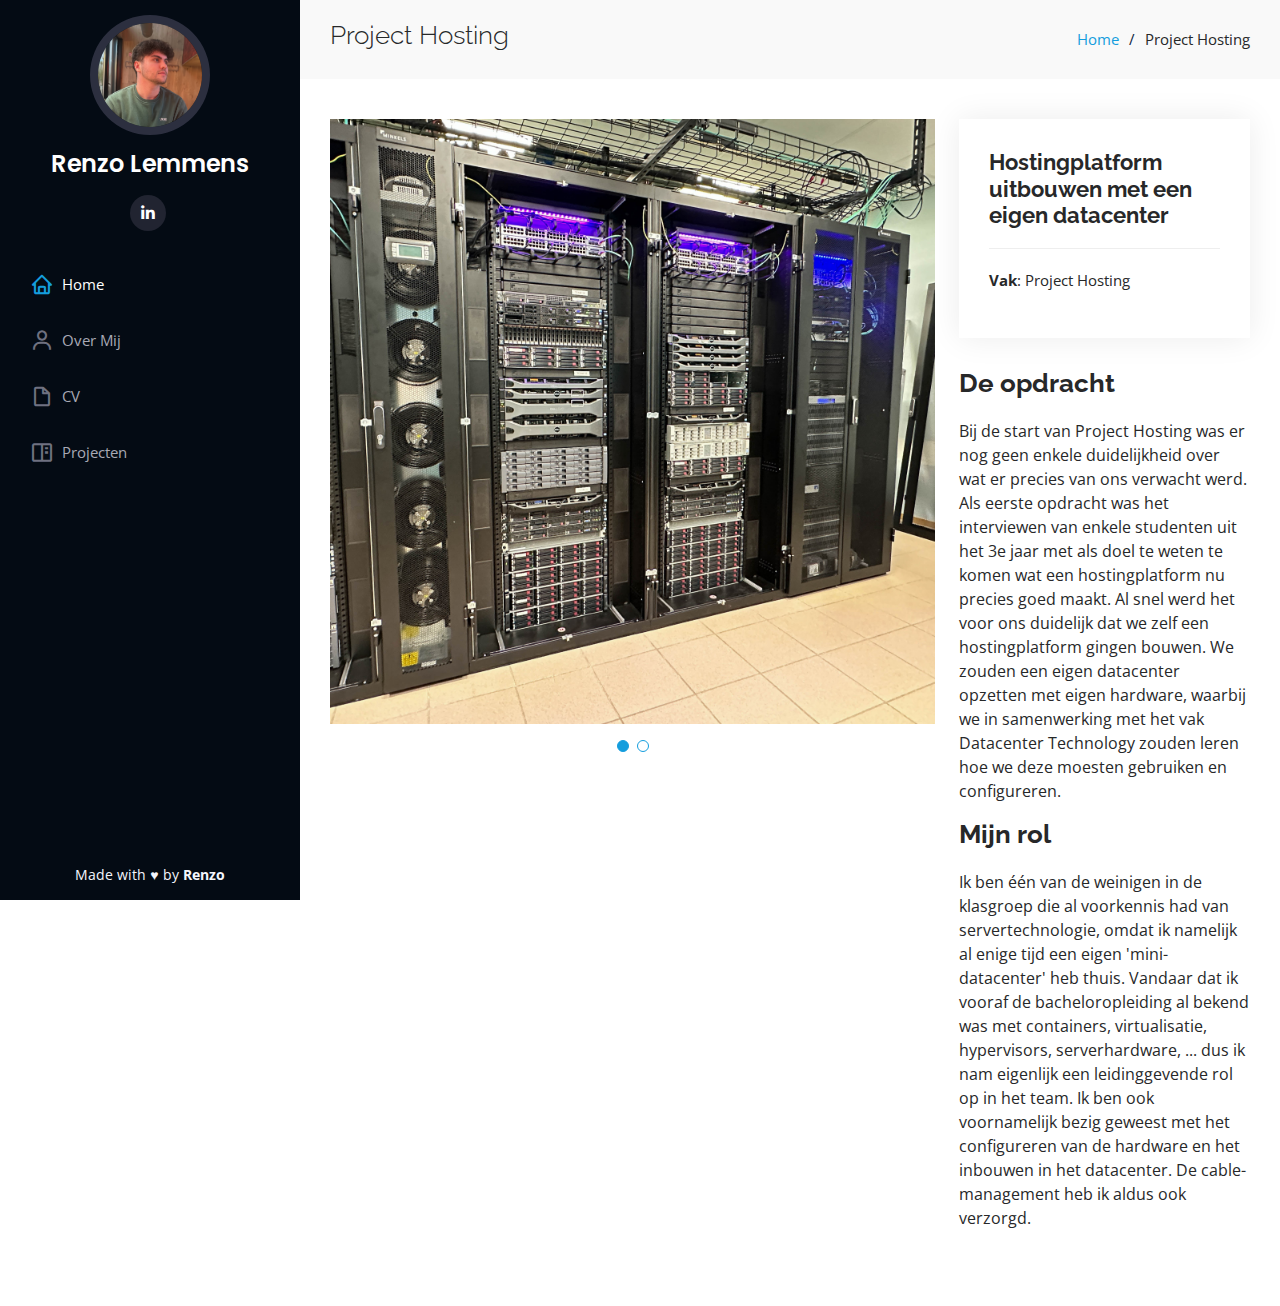
<file: project-hosting.html>
<!DOCTYPE html>
<html lang="en">

<head>
  <meta charset="utf-8">
  <meta content="width=device-width, initial-scale=1.0" name="viewport">

  <title>Project Hosting - Portfolio</title>
  <meta content="" name="description">
  <meta content="" name="keywords">

  <!-- Favicons -->
  <link href="assets/img/favicon.png" rel="icon">
  <link href="assets/img/apple-touch-icon.png" rel="apple-touch-icon">

  <!-- Google Fonts -->
  <link href="https://fonts.googleapis.com/css?family=Open+Sans:300,300i,400,400i,600,600i,700,700i|Raleway:300,300i,400,400i,500,500i,600,600i,700,700i|Poppins:300,300i,400,400i,500,500i,600,600i,700,700i" rel="stylesheet">

  <!-- Vendor CSS Files -->
  <link href="assets/vendor/aos/aos.css" rel="stylesheet">
  <link href="assets/vendor/bootstrap/css/bootstrap.min.css" rel="stylesheet">
  <link href="assets/vendor/bootstrap-icons/bootstrap-icons.css" rel="stylesheet">
  <link href="assets/vendor/boxicons/css/boxicons.min.css" rel="stylesheet">
  <link href="assets/vendor/glightbox/css/glightbox.min.css" rel="stylesheet">
  <link href="assets/vendor/swiper/swiper-bundle.min.css" rel="stylesheet">

  <!-- Template Main CSS File -->
  <link href="assets/css/style.css" rel="stylesheet">

  <!-- =======================================================
  * Template Name: iPortfolio
  * Updated: Jan 29 2024 with Bootstrap v5.3.2
  * Template URL: https://bootstrapmade.com/iportfolio-bootstrap-portfolio-websites-template/
  * Author: BootstrapMade.com
  * License: https://bootstrapmade.com/license/
  ======================================================== -->
</head>

<body>

  <!-- ======= Mobile nav toggle button ======= -->
  <i class="bi bi-list mobile-nav-toggle d-xl-none"></i>

  <!-- ======= Header ======= -->
  <header id="header">
    <div class="d-flex flex-column">

      <div class="profile">
        <img src="assets/img/profile-img.jpg" alt="" class="img-fluid rounded-circle">
        <h1 class="text-light"><a href="index.html">Renzo Lemmens</a></h1>
        <div class="social-links mt-3 text-center">
          <!-- <a href="#" class="twitter"><i class="bx bxl-twitter"></i></a> -->
          <!-- <a href="#" class="facebook"><i class="bx bxl-facebook"></i></a> -->
          <!-- <a href="#" class="instagram"><i class="bx bxl-instagram"></i></a> -->
          <!-- <a href="#" class="google-plus"><i class="bx bxl-skype"></i></a> -->
          <a href="https://www.linkedin.com/in/renzolemmens/" class="linkedin"><i class="bx bxl-linkedin"></i></a>
        </div>
      </div>

      <nav id="navbar" class="nav-menu navbar">
        <ul>
          <li><a href="/#hero" class="nav-link scrollto active"><i class="bx bx-home"></i> <span>Home</span></a></li>
          <li><a href="/#about" class="nav-link scrollto"><i class="bx bx-user"></i> <span>Over Mij</span></a></li>
          <li><a href="/#resume" class="nav-link scrollto"><i class="bx bx-file-blank"></i> <span>CV</span></a></li>
          <li><a href="/#portfolio" class="nav-link scrollto"><i class="bx bx-book-content"></i> <span>Projecten</span></a></li>
          <!-- <li><a href="#services" class="nav-link scrollto"><i class="bx bx-server"></i> <span>Services</span></a></li>
          <li><a href="#contact" class="nav-link scrollto"><i class="bx bx-envelope"></i> <span>Contact</span></a></li> -->
        </ul>
      </nav><!-- .nav-menu -->
    </div>
  </header><!-- End Header -->

  <main id="main">

    <!-- ======= Breadcrumbs ======= -->
    <section id="breadcrumbs" class="breadcrumbs">
      <div class="container">

        <div class="d-flex justify-content-between align-items-center">
          <h2>Project Hosting</h2>
          <ol>
            <li><a href="/">Home</a></li>
            <li>Project Hosting</li>
          </ol>
        </div>

      </div>
    </section><!-- End Breadcrumbs -->

    <!-- ======= Portfolio Details Section ======= -->
    <section id="portfolio-details" class="portfolio-details">
      <div class="container">

        <div class="row gy-4">

          <div class="col-lg-8">
            <div class="portfolio-details-slider swiper">
              <div class="swiper-wrapper align-items-center">

                <div class="swiper-slide">
                  <img src="assets/img/portfolio/PH/ph-details-1.jpg" alt="">
                </div>

                <div class="swiper-slide">
                  <img src="assets/img/portfolio/PH/ph-details-2.jpg" alt="">
                </div>

                <!-- <div class="swiper-slide">
                  <img src="assets/img/portfolio/PH/ph-details-3.jpg" alt="">
                </div> -->

              </div>
              <div class="swiper-pagination"></div>
            </div>
          </div>

          <div class="col-lg-4">
            <div class="portfolio-info">
              <h3>Hostingplatform uitbouwen met een eigen datacenter</h3>
              <ul>
                <li><strong>Vak</strong>: Project Hosting</li>
              </ul>
            </div>
            <div class="portfolio-description">
              <h2>De opdracht</h2>
              <p>
                Bij de start van Project Hosting was er nog geen enkele duidelijkheid over wat er precies van ons verwacht werd. 
                Als eerste opdracht was het interviewen van enkele studenten uit het 3e jaar met als doel te weten te komen wat een hostingplatform nu precies goed maakt. 
                Al snel werd het voor ons duidelijk dat we zelf een hostingplatform gingen bouwen. 
                We zouden een eigen datacenter opzetten met eigen hardware, waarbij we in samenwerking met het vak Datacenter Technology zouden leren hoe we deze moesten gebruiken en configureren.
              </p>
              <h2>Mijn rol</h2>
              <p>
                Ik ben één van de weinigen in de klasgroep die al voorkennis had van servertechnologie, omdat ik namelijk al enige tijd een eigen 'mini-datacenter' heb thuis. 
                Vandaar dat ik vooraf de bacheloropleiding al bekend was met containers, virtualisatie, hypervisors, serverhardware, ... dus ik nam eigenlijk een leidinggevende rol op in het team.
                Ik ben ook voornamelijk bezig geweest met het configureren van de hardware en het inbouwen in het datacenter. De cable-management heb ik aldus ook verzorgd.
            </div>
          </div>

        </div>

      </div>
    </section><!-- End Portfolio Details Section -->

  </main><!-- End #main -->

  <!-- ======= Footer ======= -->
  <footer id="footer">
    <div class="container">
      <div class="copyright">
        Made with &hearts; by <strong><span>Renzo</span></strong>
      </div>
      <!-- <div class="credits">
        Designed by <a href="https://bootstrapmade.com/">BootstrapMade</a>
      </div> -->
    </div>
  </footer><!-- End  Footer -->

  <a href="#" class="back-to-top d-flex align-items-center justify-content-center"><i class="bi bi-arrow-up-short"></i></a>

  <!-- Vendor JS Files -->
  <script src="assets/vendor/purecounter/purecounter_vanilla.js"></script>
  <script src="assets/vendor/aos/aos.js"></script>
  <script src="assets/vendor/bootstrap/js/bootstrap.bundle.min.js"></script>
  <script src="assets/vendor/glightbox/js/glightbox.min.js"></script>
  <script src="assets/vendor/isotope-layout/isotope.pkgd.min.js"></script>
  <script src="assets/vendor/swiper/swiper-bundle.min.js"></script>
  <script src="assets/vendor/typed.js/typed.umd.js"></script>
  <script src="assets/vendor/waypoints/noframework.waypoints.js"></script>
  <script src="assets/vendor/php-email-form/validate.js"></script>

  <!-- Template Main JS File -->
  <script src="assets/js/main.js"></script>

</body>

</html>
</file>
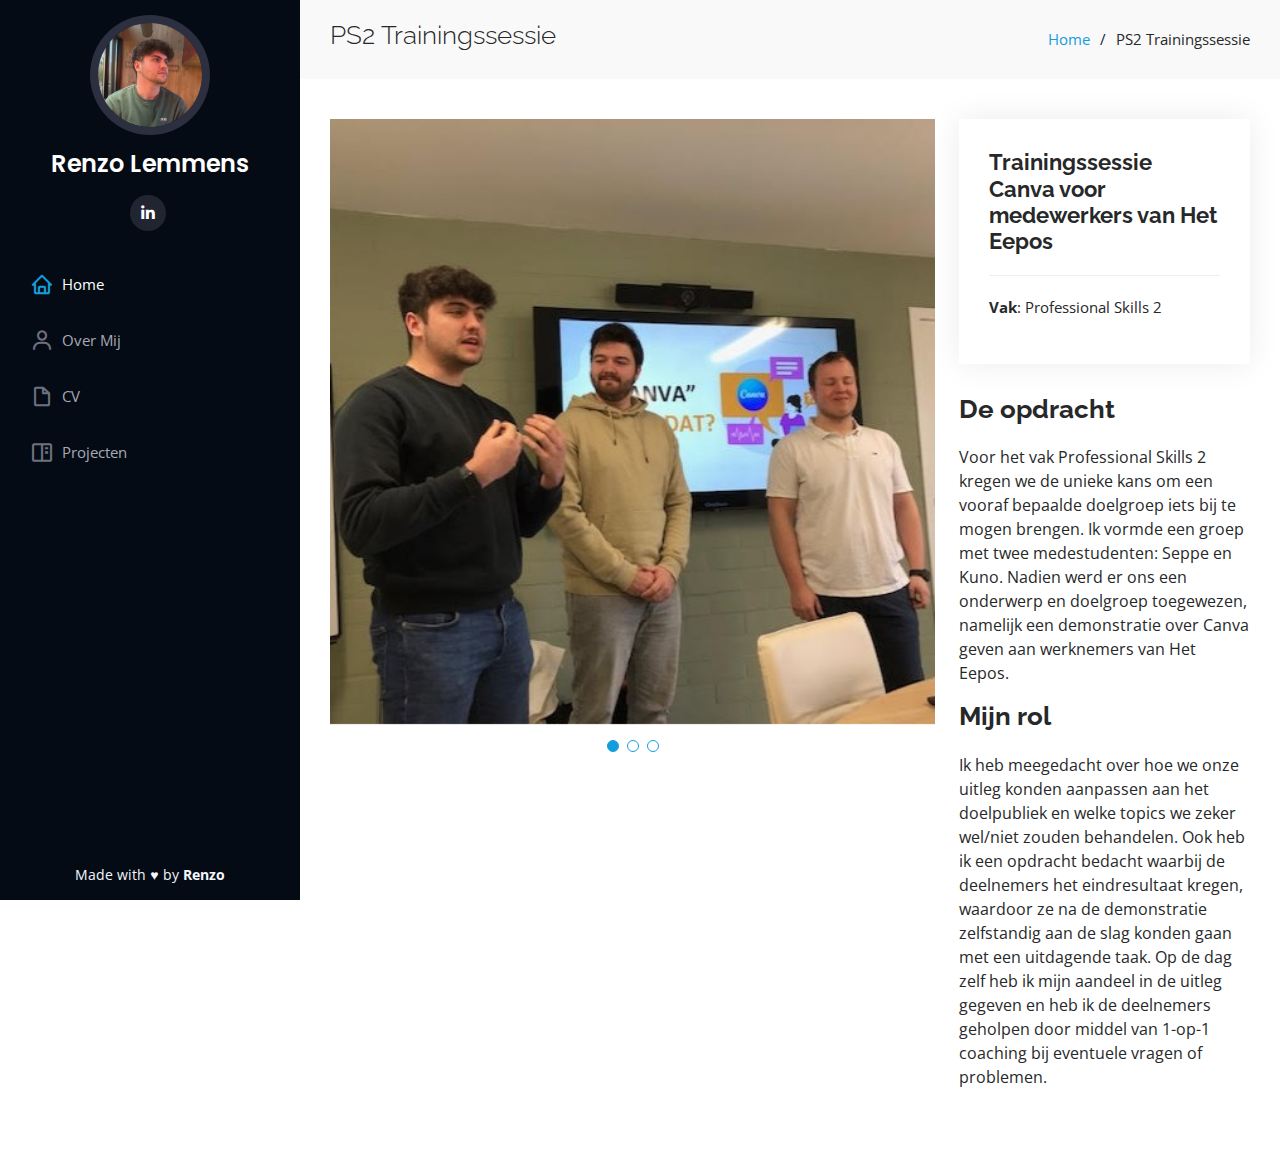
<file: ps2-trainingssessie.html>
<!DOCTYPE html>
<html lang="en">

<head>
  <meta charset="utf-8">
  <meta content="width=device-width, initial-scale=1.0" name="viewport">

  <title>PS2 Trainingssessie - Portfolio</title>
  <meta content="" name="description">
  <meta content="" name="keywords">

  <!-- Favicons -->
  <link href="assets/img/favicon.png" rel="icon">
  <link href="assets/img/apple-touch-icon.png" rel="apple-touch-icon">

  <!-- Google Fonts -->
  <link href="https://fonts.googleapis.com/css?family=Open+Sans:300,300i,400,400i,600,600i,700,700i|Raleway:300,300i,400,400i,500,500i,600,600i,700,700i|Poppins:300,300i,400,400i,500,500i,600,600i,700,700i" rel="stylesheet">

  <!-- Vendor CSS Files -->
  <link href="assets/vendor/aos/aos.css" rel="stylesheet">
  <link href="assets/vendor/bootstrap/css/bootstrap.min.css" rel="stylesheet">
  <link href="assets/vendor/bootstrap-icons/bootstrap-icons.css" rel="stylesheet">
  <link href="assets/vendor/boxicons/css/boxicons.min.css" rel="stylesheet">
  <link href="assets/vendor/glightbox/css/glightbox.min.css" rel="stylesheet">
  <link href="assets/vendor/swiper/swiper-bundle.min.css" rel="stylesheet">

  <!-- Template Main CSS File -->
  <link href="assets/css/style.css" rel="stylesheet">

  <!-- =======================================================
  * Template Name: iPortfolio
  * Updated: Jan 29 2024 with Bootstrap v5.3.2
  * Template URL: https://bootstrapmade.com/iportfolio-bootstrap-portfolio-websites-template/
  * Author: BootstrapMade.com
  * License: https://bootstrapmade.com/license/
  ======================================================== -->
</head>

<body>

  <!-- ======= Mobile nav toggle button ======= -->
  <i class="bi bi-list mobile-nav-toggle d-xl-none"></i>

  <!-- ======= Header ======= -->
  <header id="header">
    <div class="d-flex flex-column">

      <div class="profile">
        <img src="assets/img/profile-img.jpg" alt="" class="img-fluid rounded-circle">
        <h1 class="text-light"><a href="index.html">Renzo Lemmens</a></h1>
        <div class="social-links mt-3 text-center">
          <!-- <a href="#" class="twitter"><i class="bx bxl-twitter"></i></a> -->
          <!-- <a href="#" class="facebook"><i class="bx bxl-facebook"></i></a> -->
          <!-- <a href="#" class="instagram"><i class="bx bxl-instagram"></i></a> -->
          <!-- <a href="#" class="google-plus"><i class="bx bxl-skype"></i></a> -->
          <a href="https://www.linkedin.com/in/renzolemmens/" class="linkedin"><i class="bx bxl-linkedin"></i></a>
        </div>
      </div>

      <nav id="navbar" class="nav-menu navbar">
        <ul>
          <li><a href="/#hero" class="nav-link scrollto active"><i class="bx bx-home"></i> <span>Home</span></a></li>
          <li><a href="/#about" class="nav-link scrollto"><i class="bx bx-user"></i> <span>Over Mij</span></a></li>
          <li><a href="/#resume" class="nav-link scrollto"><i class="bx bx-file-blank"></i> <span>CV</span></a></li>
          <li><a href="/#portfolio" class="nav-link scrollto"><i class="bx bx-book-content"></i> <span>Projecten</span></a></li>
          <!-- <li><a href="#services" class="nav-link scrollto"><i class="bx bx-server"></i> <span>Services</span></a></li>
          <li><a href="#contact" class="nav-link scrollto"><i class="bx bx-envelope"></i> <span>Contact</span></a></li> -->
        </ul>
      </nav><!-- .nav-menu -->
    </div>
  </header><!-- End Header -->

  <main id="main">

    <!-- ======= Breadcrumbs ======= -->
    <section id="breadcrumbs" class="breadcrumbs">
      <div class="container">

        <div class="d-flex justify-content-between align-items-center">
          <h2>PS2 Trainingssessie</h2>
          <ol>
            <li><a href="/">Home</a></li>
            <li>PS2 Trainingssessie</li>
          </ol>
        </div>

      </div>
    </section><!-- End Breadcrumbs -->

    <!-- ======= Portfolio Details Section ======= -->
    <section id="portfolio-details" class="portfolio-details">
      <div class="container">

        <div class="row gy-4">

          <div class="col-lg-8">
            <div class="portfolio-details-slider swiper">
              <div class="swiper-wrapper align-items-center">

                <div class="swiper-slide">
                  <img src="assets/img/portfolio/PS2/ps2-details-1.jpg" alt="">
                </div>

                <div class="swiper-slide">
                  <img src="assets/img/portfolio/PS2/ps2-details-2.jpg" alt="">
                </div>

                <div class="swiper-slide">
                  <img src="assets/img/portfolio/PS2/ps2-details-3.jpg" alt="">
                </div>

              </div>
              <div class="swiper-pagination"></div>
            </div>
          </div>

          <div class="col-lg-4">
            <div class="portfolio-info">
              <h3>Trainingssessie Canva voor medewerkers van Het Eepos</h3>
              <ul>
                <li><strong>Vak</strong>: Professional Skills 2</li>
              </ul>
            </div>
            <div class="portfolio-description">
              <h2>De opdracht</h2>
              <p>
                Voor het vak Professional Skills 2 kregen we de unieke kans om een vooraf bepaalde doelgroep iets bij te mogen brengen. 
                Ik vormde een groep met twee medestudenten: Seppe en Kuno. 
                Nadien werd er ons een onderwerp en doelgroep toegewezen, namelijk een demonstratie over Canva geven aan werknemers van Het Eepos.
              </p>
              <h2>Mijn rol</h2>
              <p>
                Ik heb meegedacht over hoe we onze uitleg konden aanpassen aan het doelpubliek en welke topics we zeker wel/niet zouden behandelen. 
                Ook heb ik een opdracht bedacht waarbij de deelnemers het eindresultaat kregen, waardoor ze na de demonstratie zelfstandig aan de slag konden gaan met een uitdagende taak.
                Op de dag zelf heb ik mijn aandeel in de uitleg gegeven en heb ik de deelnemers geholpen door middel van 1-op-1 coaching bij eventuele vragen of problemen.
              </p>
            </div>
          </div>

        </div>

      </div>
    </section><!-- End Portfolio Details Section -->

  </main><!-- End #main -->

  <!-- ======= Footer ======= -->
  <footer id="footer">
    <div class="container">
      <div class="copyright">
        Made with &hearts; by <strong><span>Renzo</span></strong>
      </div>
      <!-- <div class="credits">
        Designed by <a href="https://bootstrapmade.com/">BootstrapMade</a>
      </div> -->
    </div>
  </footer><!-- End  Footer -->

  <a href="#" class="back-to-top d-flex align-items-center justify-content-center"><i class="bi bi-arrow-up-short"></i></a>

  <!-- Vendor JS Files -->
  <script src="assets/vendor/purecounter/purecounter_vanilla.js"></script>
  <script src="assets/vendor/aos/aos.js"></script>
  <script src="assets/vendor/bootstrap/js/bootstrap.bundle.min.js"></script>
  <script src="assets/vendor/glightbox/js/glightbox.min.js"></script>
  <script src="assets/vendor/isotope-layout/isotope.pkgd.min.js"></script>
  <script src="assets/vendor/swiper/swiper-bundle.min.js"></script>
  <script src="assets/vendor/typed.js/typed.umd.js"></script>
  <script src="assets/vendor/waypoints/noframework.waypoints.js"></script>
  <script src="assets/vendor/php-email-form/validate.js"></script>

  <!-- Template Main JS File -->
  <script src="assets/js/main.js"></script>

</body>

</html>
</file>
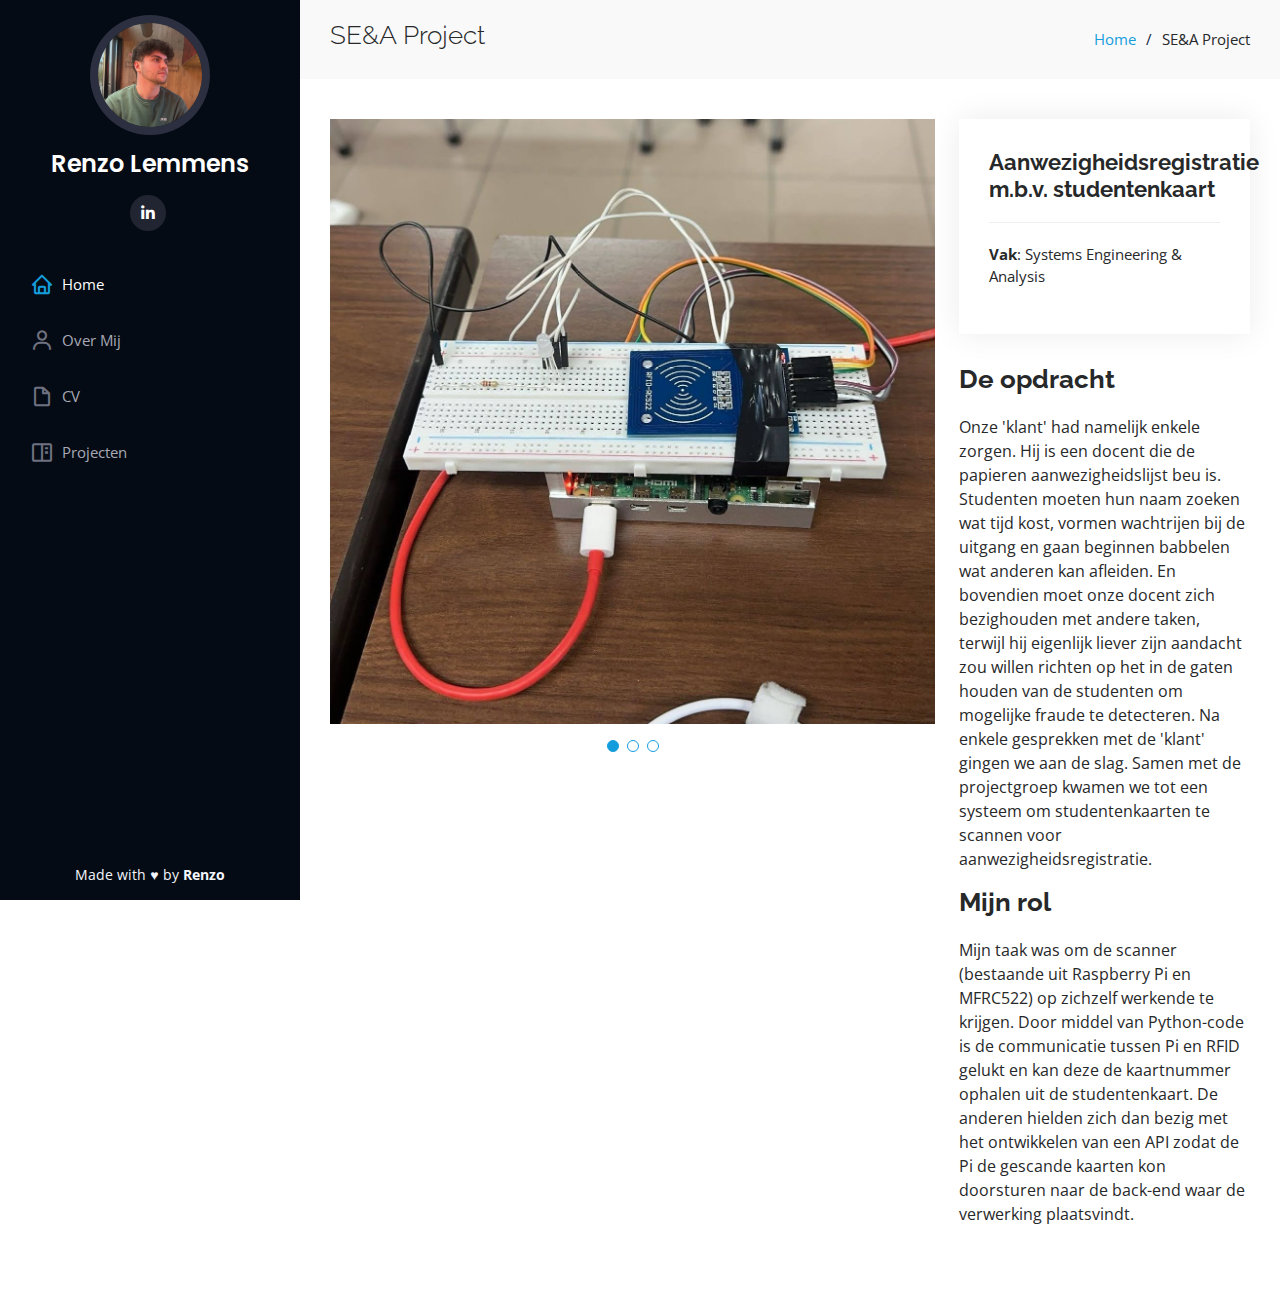
<file: sea-project.html>
<!DOCTYPE html>
<html lang="en">

<head>
  <meta charset="utf-8">
  <meta content="width=device-width, initial-scale=1.0" name="viewport">

  <title>SE&A Project - Portfolio</title>
  <meta content="" name="description">
  <meta content="" name="keywords">

  <!-- Favicons -->
  <link href="assets/img/favicon.png" rel="icon">
  <link href="assets/img/apple-touch-icon.png" rel="apple-touch-icon">

  <!-- Google Fonts -->
  <link href="https://fonts.googleapis.com/css?family=Open+Sans:300,300i,400,400i,600,600i,700,700i|Raleway:300,300i,400,400i,500,500i,600,600i,700,700i|Poppins:300,300i,400,400i,500,500i,600,600i,700,700i" rel="stylesheet">

  <!-- Vendor CSS Files -->
  <link href="assets/vendor/aos/aos.css" rel="stylesheet">
  <link href="assets/vendor/bootstrap/css/bootstrap.min.css" rel="stylesheet">
  <link href="assets/vendor/bootstrap-icons/bootstrap-icons.css" rel="stylesheet">
  <link href="assets/vendor/boxicons/css/boxicons.min.css" rel="stylesheet">
  <link href="assets/vendor/glightbox/css/glightbox.min.css" rel="stylesheet">
  <link href="assets/vendor/swiper/swiper-bundle.min.css" rel="stylesheet">

  <!-- Template Main CSS File -->
  <link href="assets/css/style.css" rel="stylesheet">

  <!-- =======================================================
  * Template Name: iPortfolio
  * Updated: Jan 29 2024 with Bootstrap v5.3.2
  * Template URL: https://bootstrapmade.com/iportfolio-bootstrap-portfolio-websites-template/
  * Author: BootstrapMade.com
  * License: https://bootstrapmade.com/license/
  ======================================================== -->
</head>

<body>

  <!-- ======= Mobile nav toggle button ======= -->
  <i class="bi bi-list mobile-nav-toggle d-xl-none"></i>

  <!-- ======= Header ======= -->
  <header id="header">
    <div class="d-flex flex-column">

      <div class="profile">
        <img src="assets/img/profile-img.jpg" alt="" class="img-fluid rounded-circle">
        <h1 class="text-light"><a href="index.html">Renzo Lemmens</a></h1>
        <div class="social-links mt-3 text-center">
          <!-- <a href="#" class="twitter"><i class="bx bxl-twitter"></i></a> -->
          <!-- <a href="#" class="facebook"><i class="bx bxl-facebook"></i></a> -->
          <!-- <a href="#" class="instagram"><i class="bx bxl-instagram"></i></a> -->
          <!-- <a href="#" class="google-plus"><i class="bx bxl-skype"></i></a> -->
          <a href="https://www.linkedin.com/in/renzolemmens/" class="linkedin"><i class="bx bxl-linkedin"></i></a>
        </div>
      </div>

      <nav id="navbar" class="nav-menu navbar">
        <ul>
          <li><a href="/#hero" class="nav-link scrollto active"><i class="bx bx-home"></i> <span>Home</span></a></li>
          <li><a href="/#about" class="nav-link scrollto"><i class="bx bx-user"></i> <span>Over Mij</span></a></li>
          <li><a href="/#resume" class="nav-link scrollto"><i class="bx bx-file-blank"></i> <span>CV</span></a></li>
          <li><a href="/#portfolio" class="nav-link scrollto"><i class="bx bx-book-content"></i> <span>Projecten</span></a></li>
          <!-- <li><a href="#services" class="nav-link scrollto"><i class="bx bx-server"></i> <span>Services</span></a></li>
          <li><a href="#contact" class="nav-link scrollto"><i class="bx bx-envelope"></i> <span>Contact</span></a></li> -->
        </ul>
      </nav><!-- .nav-menu -->
    </div>
  </header><!-- End Header -->

  <main id="main">

    <!-- ======= Breadcrumbs ======= -->
    <section id="breadcrumbs" class="breadcrumbs">
      <div class="container">

        <div class="d-flex justify-content-between align-items-center">
          <h2>SE&A Project</h2>
          <ol>
            <li><a href="/">Home</a></li>
            <li>SE&A Project</li>
          </ol>
        </div>

      </div>
    </section><!-- End Breadcrumbs -->

    <!-- ======= Portfolio Details Section ======= -->
    <section id="portfolio-details" class="portfolio-details">
      <div class="container">

        <div class="row gy-4">

          <div class="col-lg-8">
            <div class="portfolio-details-slider swiper">
              <div class="swiper-wrapper align-items-center">

                <div class="swiper-slide">
                  <img src="assets/img/portfolio/SEA/sea-details-1.JPG" alt="">
                </div>

                <div class="swiper-slide">
                  <img src="assets/img/portfolio/SEA/sea-details-2.JPG" alt="">
                </div>

                <div class="swiper-slide">
                  <img src="assets/img/portfolio/SEA/sea-details-3.JPG" alt="">
                </div>

              </div>
              <div class="swiper-pagination"></div>
            </div>
          </div>

          <div class="col-lg-4">
            <div class="portfolio-info">
              <h3>Aanwezigheidsregistratie m.b.v. studentenkaart</h3>
              <ul>
                <li><strong>Vak</strong>: Systems Engineering & Analysis</li>
              </ul>
            </div>
            <div class="portfolio-description">
              <h2>De opdracht</h2>
              <p>
                Onze 'klant' had namelijk enkele zorgen. Hij is een docent die de papieren aanwezigheidslijst beu is. 
                Studenten moeten hun naam zoeken wat tijd kost, vormen wachtrijen bij de uitgang en gaan beginnen babbelen wat anderen kan afleiden.
                En bovendien moet onze docent zich bezighouden met andere taken, terwijl hij eigenlijk liever zijn aandacht zou willen richten op het in de gaten houden van de studenten om mogelijke fraude te detecteren. 
                Na enkele gesprekken met de 'klant' gingen we aan de slag. Samen met de projectgroep kwamen we tot een systeem om studentenkaarten te scannen voor aanwezigheidsregistratie.     
              </p>
              <h2>Mijn rol</h2>
              <p>
                Mijn taak was om de scanner (bestaande uit Raspberry Pi en MFRC522) op zichzelf werkende te krijgen. Door middel van Python-code is de communicatie tussen Pi en RFID gelukt en kan deze
                de kaartnummer ophalen uit de studentenkaart. De anderen hielden zich dan bezig met het ontwikkelen van een API zodat de Pi de gescande kaarten kon doorsturen naar de back-end waar de verwerking plaatsvindt.
              </p>
            </div>
          </div>

        </div>

      </div>
    </section><!-- End Portfolio Details Section -->

  </main><!-- End #main -->

  <!-- ======= Footer ======= -->
  <footer id="footer">
    <div class="container">
      <div class="copyright">
        Made with &hearts; by <strong><span>Renzo</span></strong>
      </div>
      <!-- <div class="credits">
        Designed by <a href="https://bootstrapmade.com/">BootstrapMade</a>
      </div> -->
    </div>
  </footer><!-- End  Footer -->

  <a href="#" class="back-to-top d-flex align-items-center justify-content-center"><i class="bi bi-arrow-up-short"></i></a>

  <!-- Vendor JS Files -->
  <script src="assets/vendor/purecounter/purecounter_vanilla.js"></script>
  <script src="assets/vendor/aos/aos.js"></script>
  <script src="assets/vendor/bootstrap/js/bootstrap.bundle.min.js"></script>
  <script src="assets/vendor/glightbox/js/glightbox.min.js"></script>
  <script src="assets/vendor/isotope-layout/isotope.pkgd.min.js"></script>
  <script src="assets/vendor/swiper/swiper-bundle.min.js"></script>
  <script src="assets/vendor/typed.js/typed.umd.js"></script>
  <script src="assets/vendor/waypoints/noframework.waypoints.js"></script>
  <script src="assets/vendor/php-email-form/validate.js"></script>

  <!-- Template Main JS File -->
  <script src="assets/js/main.js"></script>

</body>

</html>
</file>
<file: assets/css/style.css>
/**
* Template Name: iPortfolio
* Updated: Jan 29 2024 with Bootstrap v5.3.2
* Template URL: https://bootstrapmade.com/iportfolio-bootstrap-portfolio-websites-template/
* Author: BootstrapMade.com
* License: https://bootstrapmade.com/license/
*/

/*--------------------------------------------------------------
# General
--------------------------------------------------------------*/
body {
  font-family: "Open Sans", sans-serif;
  color: #272829;
}

a {
  color: #149ddd;
  text-decoration: none;
}

a:hover {
  color: #37b3ed;
  text-decoration: none;
}

h1,
h2,
h3,
h4,
h5,
h6 {
  font-family: "Raleway", sans-serif;
}

/*--------------------------------------------------------------
# Back to top button
--------------------------------------------------------------*/
.back-to-top {
  position: fixed;
  visibility: hidden;
  opacity: 0;
  right: 15px;
  bottom: 15px;
  z-index: 996;
  background: #149ddd;
  width: 40px;
  height: 40px;
  border-radius: 50px;
  transition: all 0.4s;
}

.back-to-top i {
  font-size: 28px;
  color: #fff;
  line-height: 0;
}

.back-to-top:hover {
  background: #2eafec;
  color: #fff;
}

.back-to-top.active {
  visibility: visible;
  opacity: 1;
}

/*--------------------------------------------------------------
# Header
--------------------------------------------------------------*/
#header {
  position: fixed;
  top: 0;
  left: 0;
  bottom: 0;
  width: 300px;
  transition: all ease-in-out 0.5s;
  z-index: 9997;
  transition: all 0.5s;
  padding: 0 15px;
  background: #040b14;
  overflow-y: auto;
}

#header .profile img {
  margin: 15px auto;
  display: block;
  width: 120px;
  border: 8px solid #2c2f3f;
}

#header .profile h1 {
  font-size: 24px;
  margin: 0;
  padding: 0;
  font-weight: 600;
  -moz-text-align-last: center;
  text-align-last: center;
  font-family: "Poppins", sans-serif;
}

#header .profile h1 a,
#header .profile h1 a:hover {
  color: #fff;
  text-decoration: none;
}

#header .profile .social-links a {
  font-size: 18px;
  display: inline-block;
  background: #212431;
  color: #fff;
  line-height: 1;
  padding: 8px 0;
  margin-right: 4px;
  border-radius: 50%;
  text-align: center;
  width: 36px;
  height: 36px;
  transition: 0.3s;
}

#header .profile .social-links a:hover {
  background: #149ddd;
  color: #fff;
  text-decoration: none;
}

#main {
  margin-left: 300px;
}

.container,
.container-fluid {
  padding-left: 30px;
  padding-right: 30px;
}

@media (max-width: 1199px) {
  #header {
    left: -300px;
  }

  #main {
    margin-left: 0;
  }

  .container,
  .container-fluid {
    padding-left: 12px;
    padding-right: 12px;
  }
}

/*--------------------------------------------------------------
# Navigation Menu
--------------------------------------------------------------*/
/* Desktop Navigation */
.nav-menu {
  padding: 30px 0 0 0;
}

.nav-menu * {
  margin: 0;
  padding: 0;
  list-style: none;
}

.nav-menu>ul>li {
  position: relative;
  white-space: nowrap;
}

.nav-menu a,
.nav-menu a:focus {
  display: flex;
  align-items: center;
  color: #a8a9b4;
  padding: 12px 15px;
  margin-bottom: 8px;
  transition: 0.3s;
  font-size: 15px;
}

.nav-menu a i,
.nav-menu a:focus i {
  font-size: 24px;
  padding-right: 8px;
  color: #6f7180;
}

.nav-menu a:hover,
.nav-menu .active,
.nav-menu .active:focus,
.nav-menu li:hover>a {
  text-decoration: none;
  color: #fff;
}

.nav-menu a:hover i,
.nav-menu .active i,
.nav-menu .active:focus i,
.nav-menu li:hover>a i {
  color: #149ddd;
}

/* Mobile Navigation */
.mobile-nav-toggle {
  position: fixed;
  right: 15px;
  top: 15px;
  z-index: 9998;
  border: 0;
  font-size: 24px;
  transition: all 0.4s;
  outline: none !important;
  background-color: #149ddd;
  color: #fff;
  width: 40px;
  height: 40px;
  display: inline-flex;
  align-items: center;
  justify-content: center;
  line-height: 0;
  border-radius: 50px;
  cursor: pointer;
}

.mobile-nav-active {
  overflow: hidden;
}

.mobile-nav-active #header {
  left: 0;
}

/*--------------------------------------------------------------
# Hero Section
--------------------------------------------------------------*/
#hero {
  width: 100%;
  height: 100vh;
  background: url("/assets/img/background.jpg") top center;
  background-size: cover;
}

#hero:before {
  content: "";
  background: rgba(5, 13, 24, 0.3);
  position: absolute;
  bottom: 0;
  top: 0;
  left: 0;
  right: 0;
  z-index: 1;
}

#hero .hero-container {
  position: relative;
  z-index: 2;
  min-width: 300px;
}

#hero h1 {
  margin: 0 0 10px 0;
  font-size: 64px;
  font-weight: 700;
  line-height: 56px;
  color: #fff;
}

#hero p {
  color: #fff;
  margin-bottom: 50px;
  font-size: 26px;
  font-family: "Poppins", sans-serif;
}

#hero p span {
  color: #fff;
  padding-bottom: 4px;
  letter-spacing: 1px;
  border-bottom: 3px solid #149ddd;
}

@media (min-width: 1024px) {
  #hero {
    background-attachment: fixed;
  }
}

@media (max-width: 768px) {
  #hero h1 {
    font-size: 28px;
    line-height: 36px;
  }

  #hero h2 {
    font-size: 18px;
    line-height: 24px;
    margin-bottom: 30px;
  }
}

/*--------------------------------------------------------------
# Sections General
--------------------------------------------------------------*/
section {
  padding: 60px 0;
  overflow: hidden;
}

.section-bg {
  background: #f5f8fd;
}

.section-title {
  padding-bottom: 30px;
}

.section-title h2 {
  font-size: 32px;
  font-weight: bold;
  margin-bottom: 20px;
  padding-bottom: 20px;
  position: relative;
  color: #173b6c;
}

.section-title h2::after {
  content: "";
  position: absolute;
  display: block;
  width: 50px;
  height: 3px;
  background: #149ddd;
  bottom: 0;
  left: 0;
}

.section-title p {
  margin-bottom: 0;
}

/*--------------------------------------------------------------
# About
--------------------------------------------------------------*/
.about .content h3 {
  font-weight: 700;
  font-size: 26px;
  color: #173b6c;
}

.about .content ul {
  list-style: none;
  padding: 0;
}

.about .content ul li {
  margin-bottom: 20px;
  display: flex;
  align-items: center;
}

.about .content ul strong {
  margin-right: 10px;
}

.about .content ul i {
  font-size: 16px;
  margin-right: 5px;
  color: #149ddd;
  line-height: 0;
}

.about .content p:last-child {
  margin-bottom: 0;
}

/*--------------------------------------------------------------
# Facts
--------------------------------------------------------------*/
.facts {
  padding-bottom: 30px;
}

.facts .count-box {
  padding: 30px;
  width: 100%;
}

.facts .count-box i {
  display: block;
  font-size: 44px;
  color: #149ddd;
  float: left;
  line-height: 0;
}

.facts .count-box span {
  font-size: 48px;
  line-height: 40px;
  display: block;
  font-weight: 700;
  color: #050d18;
  margin-left: 60px;
}

.facts .count-box p {
  padding: 15px 0 0 0;
  margin: 0 0 0 60px;
  font-family: "Raleway", sans-serif;
  font-size: 14px;
  color: #122f57;
}

.facts .count-box a {
  font-weight: 600;
  display: block;
  margin-top: 20px;
  color: #122f57;
  font-size: 15px;
  font-family: "Poppins", sans-serif;
  transition: ease-in-out 0.3s;
}

.facts .count-box a:hover {
  color: #1f5297;
}

/*--------------------------------------------------------------
# Akills
--------------------------------------------------------------*/
.em-skills {
  font-style: italic;
}

.skills .progress {
  height: 60px;
  display: block;
  background: none;
  border-radius: 0;
}

.skills .progress .skill {
  padding: 0;
  margin: 0 0 6px 0;
  text-transform: uppercase;
  display: block;
  font-weight: 600;
  font-family: "Poppins", sans-serif;
  color: #050d18;
}

.skills .progress .skill .val {
  float: right;
  font-style: normal;
}

.skills .progress-bar-wrap {
  background: #dce8f8;
  height: 10px;
}

.skills .progress-bar {
  width: 1px;
  height: 10px;
  transition: 0.9s;
  background-color: #149ddd;
}

/*--------------------------------------------------------------
# Resume
--------------------------------------------------------------*/
.resume .resume-title {
  font-size: 26px;
  font-weight: 700;
  margin-top: 20px;
  margin-bottom: 20px;
  color: #050d18;
}

.resume .resume-item {
  padding: 0 0 20px 20px;
  margin-top: -2px;
  border-left: 2px solid #1f5297;
  position: relative;
}

.resume .resume-item h4 {
  line-height: 18px;
  font-size: 18px;
  font-weight: 600;
  text-transform: uppercase;
  font-family: "Poppins", sans-serif;
  color: #050d18;
  margin-bottom: 10px;
}

.resume .resume-item h5 {
  font-size: 16px;
  background: #e4edf9;
  padding: 5px 15px;
  display: inline-block;
  font-weight: 600;
  margin-bottom: 10px;
}

.resume .resume-item ul {
  padding-left: 20px;
}

.resume .resume-item ul li {
  padding-bottom: 10px;
}

.resume .resume-item:last-child {
  padding-bottom: 0;
}

.resume .resume-item::before {
  content: "";
  position: absolute;
  width: 16px;
  height: 16px;
  border-radius: 50px;
  left: -9px;
  top: 0;
  background: #fff;
  border: 2px solid #1f5297;
}

/*--------------------------------------------------------------
# Portfolio
--------------------------------------------------------------*/
.portfolio .portfolio-item {
  margin-bottom: 30px;
}

.portfolio #portfolio-flters {
  padding: 0;
  margin: 0 auto 35px auto;
  list-style: none;
  text-align: center;
  background: #fff;
  border-radius: 50px;
  padding: 2px 15px;
}

.portfolio #portfolio-flters li {
  cursor: pointer;
  display: inline-block;
  padding: 10px 15px 8px 15px;
  font-size: 14px;
  font-weight: 600;
  line-height: 1;
  text-transform: uppercase;
  color: #272829;
  margin-bottom: 5px;
  transition: all 0.3s ease-in-out;
}

.portfolio #portfolio-flters li:hover,
.portfolio #portfolio-flters li.filter-active {
  color: #149ddd;
}

.portfolio #portfolio-flters li:last-child {
  margin-right: 0;
}

.portfolio .portfolio-wrap {
  transition: 0.3s;
  position: relative;
  overflow: hidden;
  z-index: 1;
}

.portfolio .portfolio-wrap::before {
  content: "";
  background: rgba(255, 255, 255, 0.5);
  position: absolute;
  left: 0;
  right: 0;
  top: 0;
  bottom: 0;
  transition: all ease-in-out 0.3s;
  z-index: 2;
  opacity: 0;
}

.portfolio .portfolio-wrap .portfolio-links {
  opacity: 1;
  left: 0;
  right: 0;
  bottom: -60px;
  z-index: 3;
  position: absolute;
  transition: all ease-in-out 0.3s;
  display: flex;
  justify-content: center;
}

.portfolio .portfolio-wrap .portfolio-links a {
  color: #fff;
  font-size: 28px;
  text-align: center;
  background: rgba(20, 157, 221, 0.75);
  transition: 0.3s;
  width: 50%;
}

.portfolio .portfolio-wrap .portfolio-links a:hover {
  background: rgba(20, 157, 221, 0.95);
}

.portfolio .portfolio-wrap .portfolio-links a+a {
  border-left: 1px solid #37b3ed;
}

.portfolio .portfolio-wrap:hover::before {
  top: 0;
  left: 0;
  right: 0;
  bottom: 0;
  opacity: 1;
}

.portfolio .portfolio-wrap:hover .portfolio-links {
  opacity: 1;
  bottom: 0;
}

/*--------------------------------------------------------------
# Portfolio Details
--------------------------------------------------------------*/
.portfolio-details {
  padding-top: 40px;
}

.portfolio-details .portfolio-details-slider img {
  width: 100%;
}

.portfolio-details .portfolio-details-slider .swiper-pagination {
  margin-top: 20px;
  position: relative;
}

.portfolio-details .portfolio-details-slider .swiper-pagination .swiper-pagination-bullet {
  width: 12px;
  height: 12px;
  background-color: #fff;
  opacity: 1;
  border: 1px solid #149ddd;
}

.portfolio-details .portfolio-details-slider .swiper-pagination .swiper-pagination-bullet-active {
  background-color: #149ddd;
}

.portfolio-details .portfolio-info {
  padding: 30px;
  box-shadow: 0px 0 30px rgba(5, 13, 24, 0.08);
}

.portfolio-details .portfolio-info h3 {
  font-size: 22px;
  font-weight: 700;
  margin-bottom: 20px;
  padding-bottom: 20px;
  border-bottom: 1px solid #eee;
}

.portfolio-details .portfolio-info ul {
  list-style: none;
  padding: 0;
  font-size: 15px;
}

.portfolio-details .portfolio-info ul li+li {
  margin-top: 10px;
}

.portfolio-details .portfolio-description {
  padding-top: 30px;
}

.portfolio-details .portfolio-description h2 {
  font-size: 26px;
  font-weight: 700;
  margin-bottom: 20px;
}

.portfolio-details .portfolio-description p {
  padding: 0;
}

/*--------------------------------------------------------------
# Services
--------------------------------------------------------------*/
.services .icon-box {
  margin-bottom: 20px;
}

.services .icon {
  float: left;
  display: flex;
  align-items: center;
  justify-content: center;
  width: 54px;
  height: 54px;
  background: #149ddd;
  border-radius: 50%;
  transition: 0.5s;
  border: 1px solid #149ddd;
}

.services .icon i {
  color: #fff;
  font-size: 24px;
  line-height: 0;
}

.services .icon-box:hover .icon {
  background: #fff;
}

.services .icon-box:hover .icon i {
  color: #149ddd;
}

.services .title {
  margin-left: 80px;
  font-weight: 700;
  margin-bottom: 15px;
  font-size: 18px;
}

.services .title a {
  color: #343a40;
}

.services .title a:hover {
  color: #149ddd;
}

.services .description {
  margin-left: 80px;
  line-height: 24px;
  font-size: 14px;
}

/*--------------------------------------------------------------
# Testimonials
--------------------------------------------------------------*/
.testimonials .testimonials-carousel,
.testimonials .testimonials-slider {
  overflow: hidden;
}

.testimonials .testimonial-item {
  box-sizing: content-box;
  text-align: center;
  min-height: 320px;
}

.testimonials .testimonial-item .testimonial-img {
  width: 90px;
  border-radius: 50%;
  margin: 0 auto;
}

.testimonials .testimonial-item h3 {
  font-size: 18px;
  font-weight: bold;
  margin: 10px 0 5px 0;
  color: #111;
}

.testimonials .testimonial-item h4 {
  font-size: 14px;
  color: #999;
  margin: 0;
}

.testimonials .testimonial-item .quote-icon-left,
.testimonials .testimonial-item .quote-icon-right {
  color: #c3e8fa;
  font-size: 26px;
}

.testimonials .testimonial-item .quote-icon-left {
  display: inline-block;
  left: -5px;
  position: relative;
}

.testimonials .testimonial-item .quote-icon-right {
  display: inline-block;
  right: -5px;
  position: relative;
  top: 10px;
}

.testimonials .testimonial-item p {
  font-style: italic;
  margin: 0 15px 15px 15px;
  padding: 20px;
  background: #fff;
  position: relative;
  margin-bottom: 35px;
  border-radius: 6px;
  box-shadow: 0px 2px 15px rgba(0, 0, 0, 0.1);
}

.testimonials .testimonial-item p::after {
  content: "";
  width: 0;
  height: 0;
  border-top: 20px solid #fff;
  border-right: 20px solid transparent;
  border-left: 20px solid transparent;
  position: absolute;
  bottom: -20px;
  left: calc(50% - 20px);
}

.testimonials .swiper-pagination {
  margin-top: 20px;
  position: relative;
}

.testimonials .swiper-pagination .swiper-pagination-bullet {
  width: 12px;
  height: 12px;
  background-color: #fff;
  opacity: 1;
  border: 1px solid #149ddd;
}

.testimonials .swiper-pagination .swiper-pagination-bullet-active {
  background-color: #149ddd;
}

/*--------------------------------------------------------------
# Contact
--------------------------------------------------------------*/
.contact {
  padding-bottom: 130px;
}

.contact .info {
  padding: 30px;
  background: #fff;
  width: 100%;
  box-shadow: 0 0 24px 0 rgba(0, 0, 0, 0.12);
}

.contact .info i {
  font-size: 20px;
  color: #149ddd;
  float: left;
  width: 44px;
  height: 44px;
  background: #dff3fc;
  display: flex;
  justify-content: center;
  align-items: center;
  border-radius: 50px;
  transition: all 0.3s ease-in-out;
}

.contact .info h4 {
  padding: 0 0 0 60px;
  font-size: 22px;
  font-weight: 600;
  margin-bottom: 5px;
  color: #050d18;
}

.contact .info p {
  padding: 0 0 10px 60px;
  margin-bottom: 20px;
  font-size: 14px;
  color: #173b6c;
}

.contact .info .email p {
  padding-top: 5px;
}

.contact .info .social-links {
  padding-left: 60px;
}

.contact .info .social-links a {
  font-size: 18px;
  display: inline-block;
  background: #333;
  color: #fff;
  line-height: 1;
  padding: 8px 0;
  border-radius: 50%;
  text-align: center;
  width: 36px;
  height: 36px;
  transition: 0.3s;
  margin-right: 10px;
}

.contact .info .social-links a:hover {
  background: #149ddd;
  color: #fff;
}

.contact .info .email:hover i,
.contact .info .address:hover i,
.contact .info .phone:hover i {
  background: #149ddd;
  color: #fff;
}

.contact .php-email-form {
  width: 100%;
  padding: 30px;
  background: #fff;
  box-shadow: 0 0 24px 0 rgba(0, 0, 0, 0.12);
}

.contact .php-email-form .form-group {
  padding-bottom: 8px;
}

.contact .php-email-form .validate {
  display: none;
  color: red;
  margin: 0 0 15px 0;
  font-weight: 400;
  font-size: 13px;
}

.contact .php-email-form .error-message {
  display: none;
  color: #fff;
  background: #ed3c0d;
  text-align: left;
  padding: 15px;
  font-weight: 600;
}

.contact .php-email-form .error-message br+br {
  margin-top: 25px;
}

.contact .php-email-form .sent-message {
  display: none;
  color: #fff;
  background: #18d26e;
  text-align: center;
  padding: 15px;
  font-weight: 600;
}

.contact .php-email-form .loading {
  display: none;
  background: #fff;
  text-align: center;
  padding: 15px;
}

.contact .php-email-form .loading:before {
  content: "";
  display: inline-block;
  border-radius: 50%;
  width: 24px;
  height: 24px;
  margin: 0 10px -6px 0;
  border: 3px solid #18d26e;
  border-top-color: #eee;
  animation: animate-loading 1s linear infinite;
}

.contact .php-email-form .form-group {
  margin-bottom: 15px;
}

.contact .php-email-form label {
  padding-bottom: 8px;
}

.contact .php-email-form input,
.contact .php-email-form textarea {
  border-radius: 0;
  box-shadow: none;
  font-size: 14px;
}

.contact .php-email-form input {
  height: 44px;
}

.contact .php-email-form textarea {
  padding: 10px 15px;
}

.contact .php-email-form button[type=submit] {
  background: #149ddd;
  border: 0;
  padding: 10px 24px;
  color: #fff;
  transition: 0.4s;
  border-radius: 4px;
}

.contact .php-email-form button[type=submit]:hover {
  background: #37b3ed;
}

@keyframes animate-loading {
  0% {
    transform: rotate(0deg);
  }

  100% {
    transform: rotate(360deg);
  }
}

/*--------------------------------------------------------------
# Breadcrumbs
--------------------------------------------------------------*/
.breadcrumbs {
  padding: 20px 0;
  background: #f9f9f9;
}

.breadcrumbs h2 {
  font-size: 26px;
  font-weight: 300;
}

.breadcrumbs ol {
  display: flex;
  flex-wrap: wrap;
  list-style: none;
  padding: 0;
  margin: 0;
  font-size: 15px;
}

.breadcrumbs ol li+li {
  padding-left: 10px;
}

.breadcrumbs ol li+li::before {
  display: inline-block;
  padding-right: 10px;
  color: #0e2442;
  content: "/";
}

@media (max-width: 768px) {
  .breadcrumbs .d-flex {
    display: block !important;
  }

  .breadcrumbs ol {
    display: block;
  }

  .breadcrumbs ol li {
    display: inline-block;
  }
}

/*--------------------------------------------------------------
# Footer
--------------------------------------------------------------*/
#footer {
  padding: 15px;
  color: #f4f6fd;
  font-size: 14px;
  position: fixed;
  left: 0;
  bottom: 0;
  width: 300px;
  z-index: 9999;
  background: #040b14;
}

#footer .copyright {
  text-align: center;
}

#footer .credits {
  padding-top: 5px;
  text-align: center;
  font-size: 13px;
  color: #eaebf0;
}

@media (max-width: 1199px) {
  #footer {
    position: static;
    width: auto;
    padding-right: 20px 15px;
  }
}
</file>
